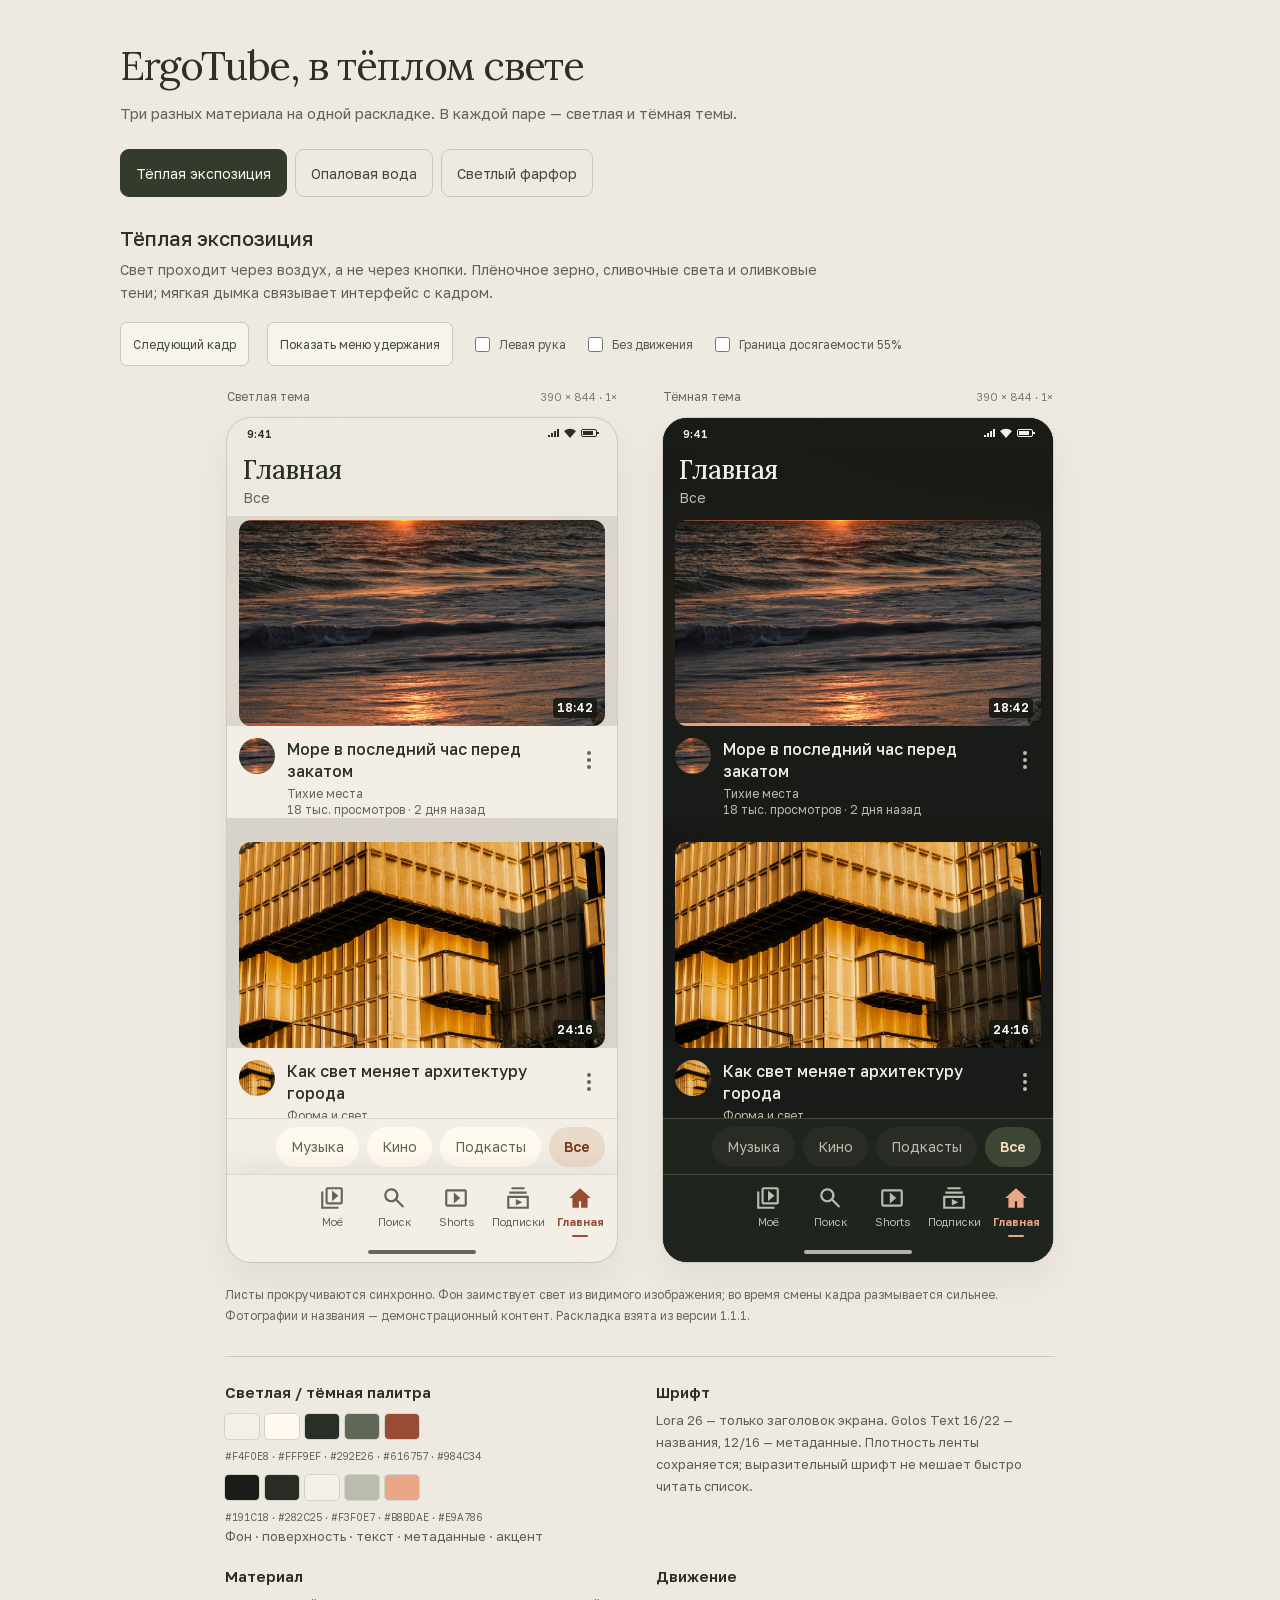
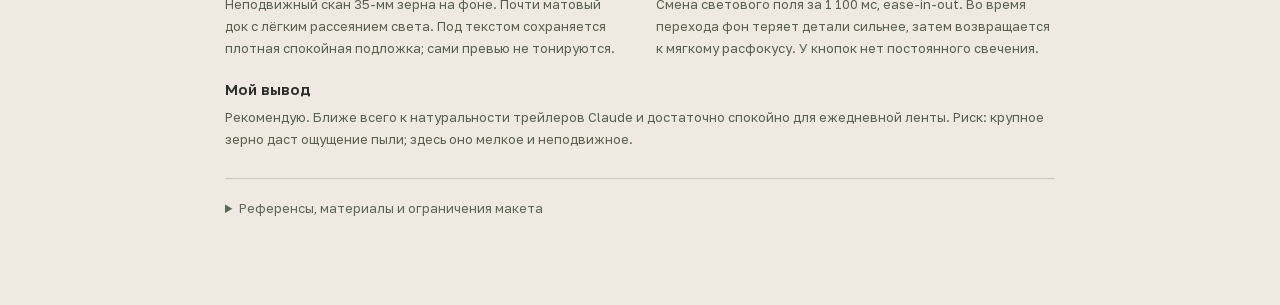
<file: docs/design/heavenly-2026-11-04/index.html>
<!doctype html>
<html lang="ru">
<head>
<meta charset="utf-8">
<meta name="viewport" content="width=device-width, initial-scale=1">
<meta name="color-scheme" content="light">
<title>ErgoTube — три материала, две темы</title>
<link rel="stylesheet" href="assets/fonts.css">
<link rel="stylesheet" href="style.css">
</head>
<body data-direction="film">
<svg class="symbols" aria-hidden="true" xmlns="http://www.w3.org/2000/svg"><defs>
<!-- Material Icons, Google, Apache 2.0. The app's existing semantic vocabulary. -->
<symbol id="home" viewBox="0 0 24 24"><path d="M12 3 2 12h3v9h6v-6h2v6h6v-9h3L12 3Z"/></symbol>
<symbol id="subscriptions" viewBox="0 0 24 24"><path d="M4 6h16v2H4V6Zm2-4h12v2H6V2ZM2 10h20v12H2V10Zm2 2v8h16v-8H4Zm6 1 6 3-6 3v-6Z"/></symbol>
<symbol id="shorts" viewBox="0 0 24 24"><path d="M20 4H4a2 2 0 0 0-2 2v12a2 2 0 0 0 2 2h16a2 2 0 0 0 2-2V6a2 2 0 0 0-2-2Zm0 14H4V6h16v12Zm-10-1 6-5-6-5v10Z"/></symbol>
<symbol id="search" viewBox="0 0 24 24"><path d="M9.5 3a6.5 6.5 0 1 0 4.08 11.56L19.99 21 21.4 19.6 15 13.17A6.5 6.5 0 0 0 9.5 3Zm0 2a4.5 4.5 0 1 1 0 9 4.5 4.5 0 0 1 0-9Z"/></symbol>
<symbol id="library" viewBox="0 0 24 24"><path d="M4 6H2v16h16v-2H4V6ZM20 2H8a2 2 0 0 0-2 2v12a2 2 0 0 0 2 2h12a2 2 0 0 0 2-2V4a2 2 0 0 0-2-2Zm0 14H8V4h12v12Zm-8-1 6-5-6-5v10Z"/></symbol>
<symbol id="more" viewBox="0 0 24 24"><circle cx="12" cy="5" r="2"/><circle cx="12" cy="12" r="2"/><circle cx="12" cy="19" r="2"/></symbol>
<symbol id="schedule" viewBox="0 0 24 24"><path d="M12 2a10 10 0 1 0 0 20 10 10 0 0 0 0-20Zm0 18a8 8 0 1 1 0-16 8 8 0 0 1 0 16Zm1-13h-2v6l5 3 1-1.7-4-2.3V7Z"/></symbol>
<symbol id="download" viewBox="0 0 24 24"><path d="M11 3h2v9h4l-5 5-5-5h4V3ZM5 18h14v3H5v-3Z"/></symbol>
<symbol id="block" viewBox="0 0 24 24"><path d="M12 2a10 10 0 1 0 0 20 10 10 0 0 0 0-20Zm0 2a8 8 0 0 1 6.3 12.9L7.1 5.7A8 8 0 0 1 12 4Zm0 16a8 8 0 0 1-6.3-12.9l11.2 11.2A8 8 0 0 1 12 20Z"/></symbol>
<symbol id="share" viewBox="0 0 24 24"><path d="M18 2a3 3 0 1 1-2.8 4L8.8 9.8a3 3 0 0 1 0 4.4l6.4 3.8a3 3 0 1 1-1 1.7l-6.4-3.8a3 3 0 1 1 0-7.8l6.4-3.8A3 3 0 0 1 18 2Z"/></symbol>
<symbol id="play" viewBox="0 0 24 24"><path d="m8 5 11 7-11 7V5Z"/></symbol>
</defs></svg>
<main>
  <header class="intro">
    <h1>ErgoTube, в тёплом свете</h1>
    <p>Три разных материала на одной раскладке. В каждой паре — светлая и тёмная темы.</p>
    <nav class="directions" aria-label="Визуальное направление">
      <button data-pick="film" aria-pressed="true">Тёплая экспозиция</button>
      <button data-pick="opal" aria-pressed="false">Опаловая вода</button>
      <button data-pick="porcelain" aria-pressed="false">Светлый фарфор</button>
    </nav>
  </header>
  <section class="concept" aria-live="polite">
    <h2 id="concept-title">Тёплая экспозиция</h2>
    <p id="concept-summary">Свет проходит через воздух, а не через кнопки. Плёночное зерно, сливочные света и оливковые тени; мягкая дымка связывает интерфейс с кадром.</p>
  </section>
  <div class="study-controls" aria-label="Управление макетом">
    <button id="next-frame">Следующий кадр</button>
    <button id="show-fan" aria-pressed="false">Показать меню удержания</button>
    <label><input id="left-hand" type="checkbox">Левая рука</label>
    <label><input id="quiet-motion" type="checkbox">Без движения</label>
    <label><input id="show-reach" type="checkbox">Граница досягаемости 55%</label>
  </div>
  <div class="phones" id="phones"></div>
  <p class="caption">Листы прокручиваются синхронно. Фон заимствует свет из видимого изображения; во время смены кадра размывается сильнее. Фотографии и названия — демонстрационный контент. Раскладка взята из версии 1.1.1.</p>
  <section class="material-notes" id="material-notes" aria-live="polite"></section>
  <details class="references"><summary>Референсы, материалы и ограничения макета</summary>
    <div>
      <p>Направление света: <a href="https://www.youtube.com/watch?v=s5nkj-L2vAw">официальный трейлер Sonnet 5.5</a> — тёплый металл на тёмном фоне, сложные природные полутона. Дополнительно: <a href="https://www.mother-made.studio/work/anthropic-claude-keep-thinking">съёмка Claude / Mother-Made</a>, <a href="https://mubi.com/en/devices">MUBI</a> — масштаб изображения и тихая типографика. Это авторская интерпретация референсов, не копия их интерфейсов.</p>
      <p>Материал навигации: <a href="https://developer.apple.com/videos/play/wwdc2025/219/">Apple, Meet Liquid Glass</a>. Свет от видеокадра: <a href="https://github.com/WesselKroos/youtube-ambilight">Ambient light for YouTube</a>. Док и значки сохраняют Android-характер ErgoTube.</p>
      <p>Зерно: <a href="https://commons.wikimedia.org/wiki/File:Tri-x_400_grain2.png">реальный скан Kodak Tri-X 400, Wiley.andrew.r, CC0</a>. Использован кроп скана, без генератора шума. Текстура неподвижна и лежит только в фоновом слое; поверх неё рисуются превью, текст и кнопки.</p>
      <p>Фото: <a href="https://unsplash.com/photos/ocean-during-golden-hour-ZeqXEuIfOQk">Taylor Cowling</a>, <a href="https://unsplash.com/photos/the-brutalist-building-is-bathed-in-sunlight-N_QoHie_NV4">Hananiah Hardin</a>, <a href="https://unsplash.com/photos/green-trees-beside-lake-during-foggy-weather-yxDLoo7Vshw">Olga Subach</a>, Unsplash. Шрифты локальные, OFL: Golos Text, Lora, Onest, Roboto Flex. Значки — существующие значения Material Icons, Apache 2.0.</p>
      <p>Это визуальная демонстрация ленты. Меню показывает материал и выделение; аккаунтные действия не выполняются. Плеер и полный экран описаны в записке. Энергозатраты Android и комфорт на солнце здесь не измерены. Все фотографии, шрифты и зерно работают без интернета.</p>
      <p><a href="proposal.md">Полное описание трёх направлений</a> · <a href="ASSETS.md">Происхождение и лицензии</a></p>
    </div>
  </details>
</main>
<script src="study.js"></script>
</body>
</html>
</file>
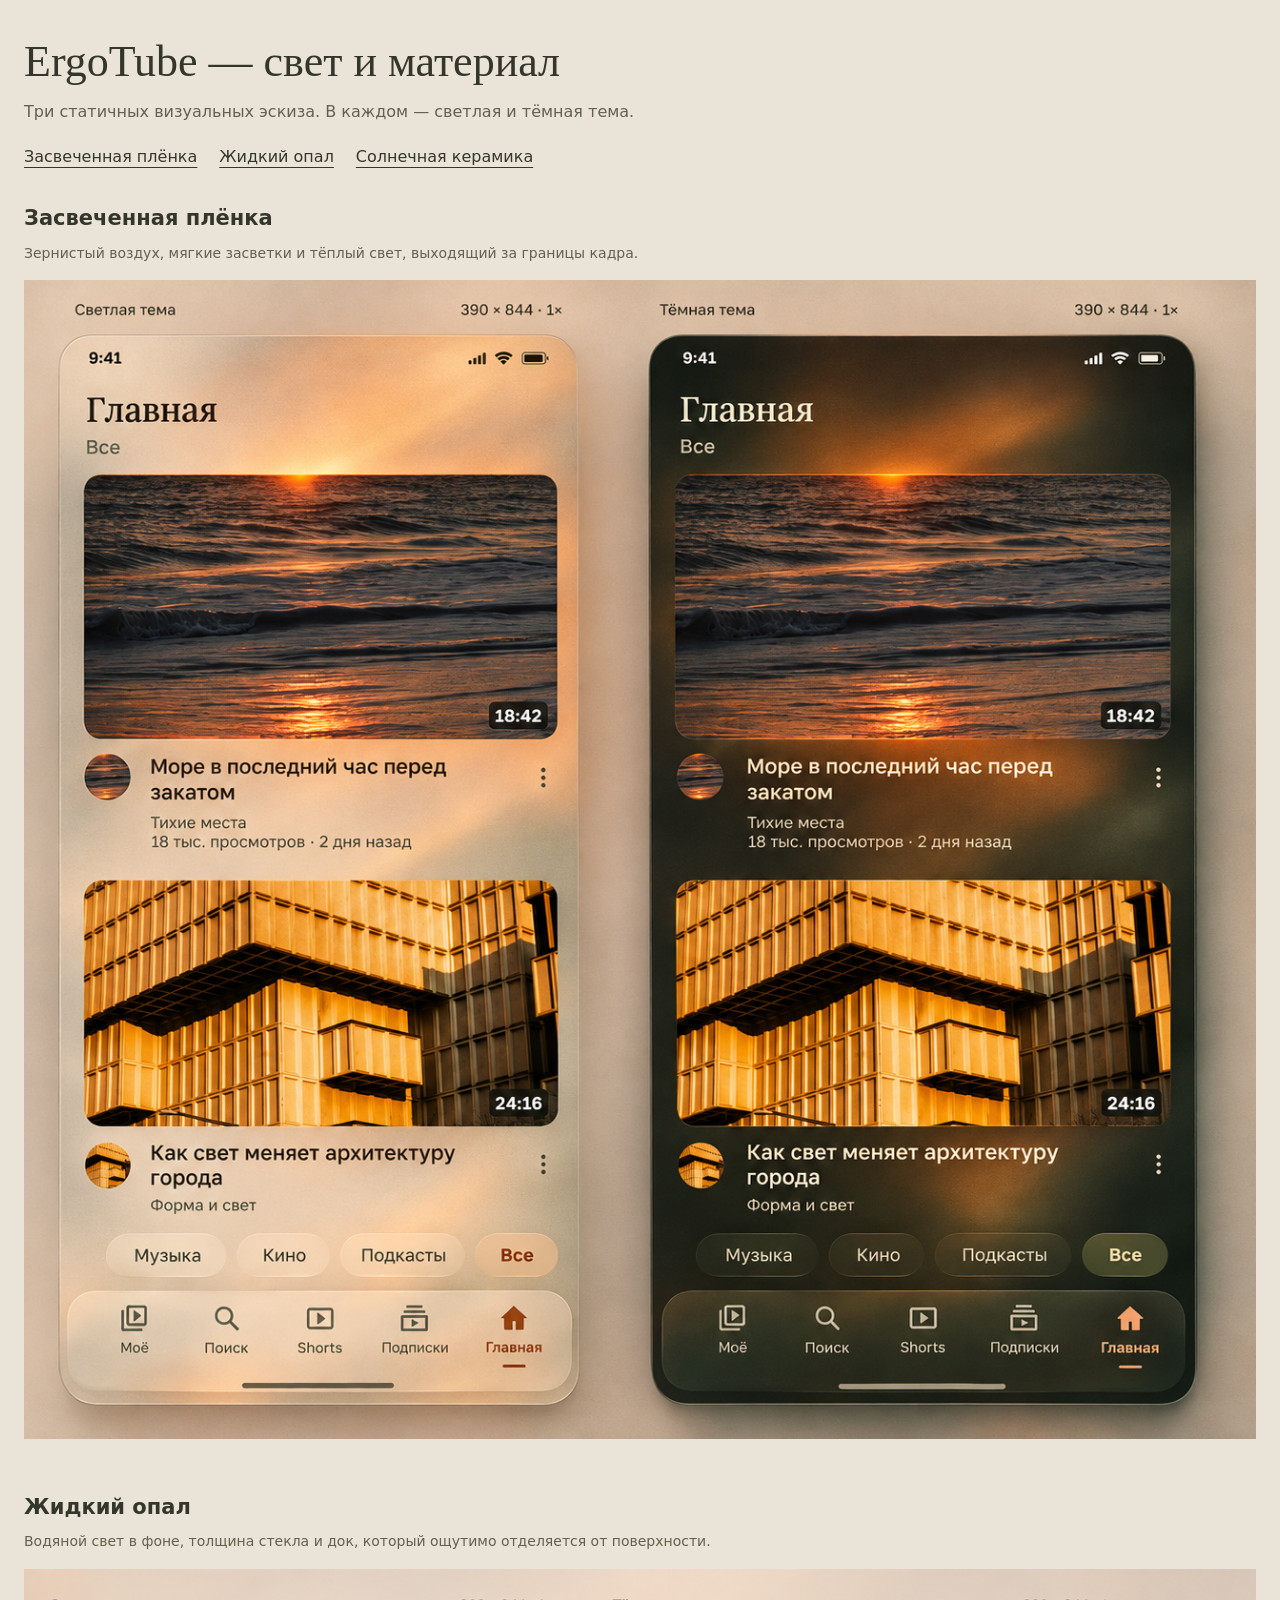
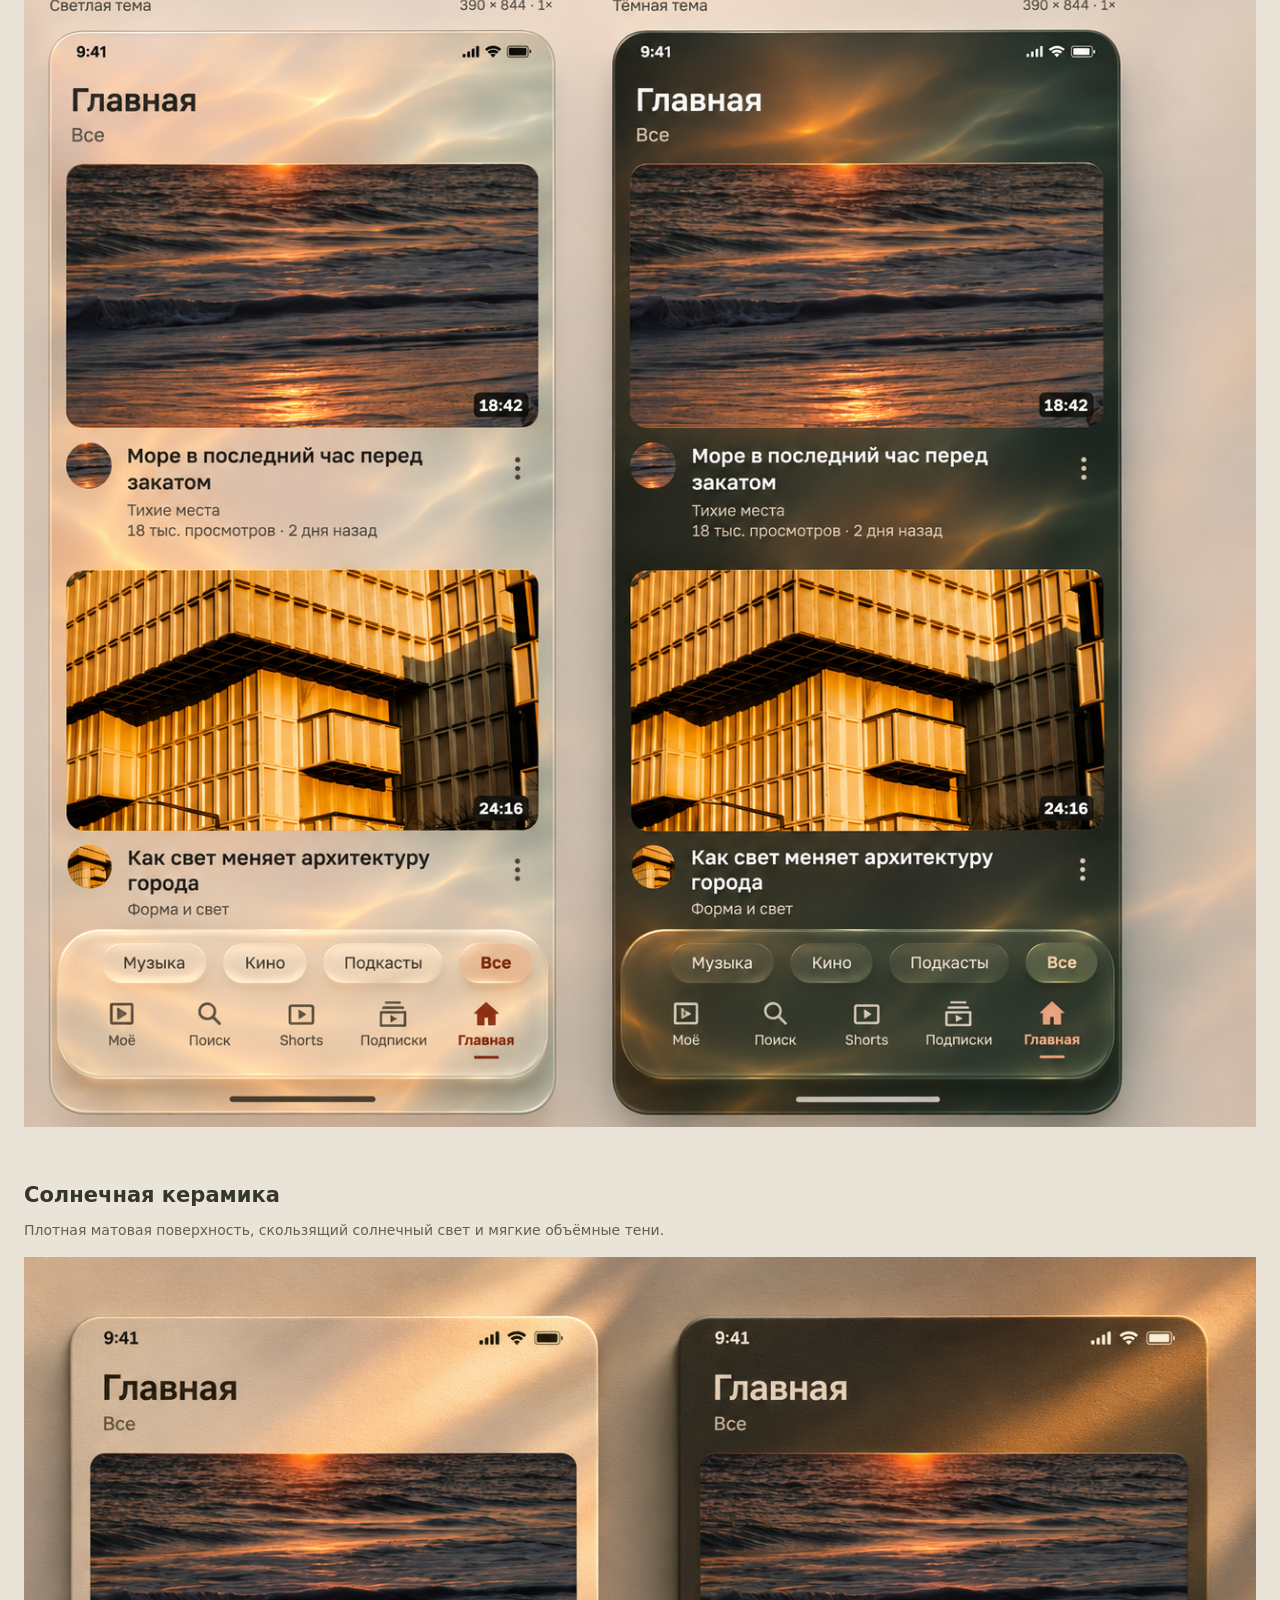
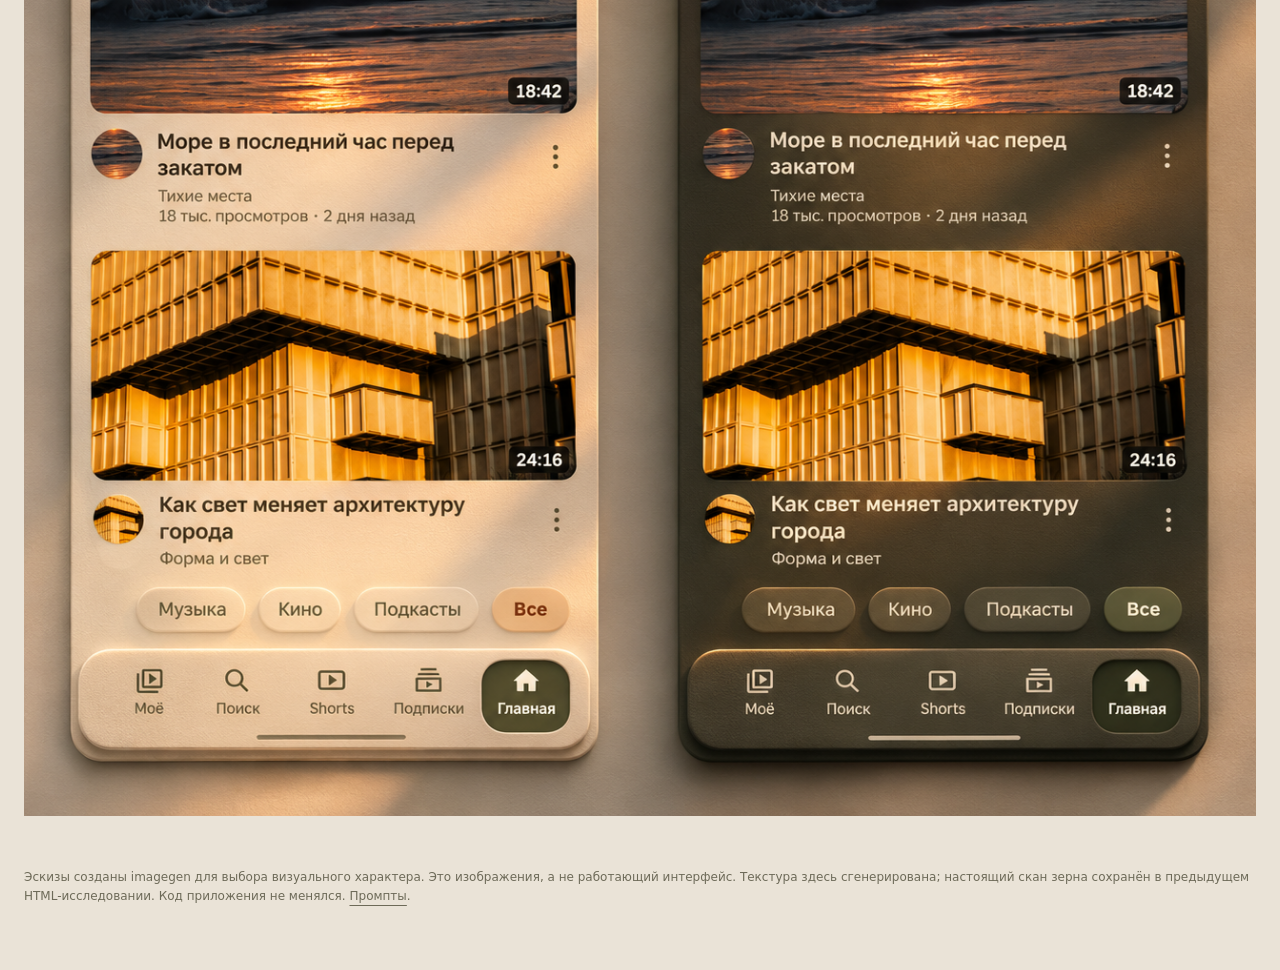
<file: docs/design/heavenly-2026-11-04/visual-v2/index.html>
<!doctype html>
<html lang="ru"><head><meta charset="utf-8"><meta name="viewport" content="width=device-width,initial-scale=1"><title>ErgoTube — свет и материал</title>
<style>
*{box-sizing:border-box}html{scroll-behavior:smooth}body{margin:0;background:#eae3d7;color:#34362b;font:16px/1.6 system-ui,sans-serif}main{max-width:1360px;margin:auto;padding:36px 24px 64px}h1{font:400 clamp(28px,4vw,44px)/1.2 Georgia,serif;margin:0 0 10px}p{margin:0 0 16px;color:#62604f}nav{display:flex;gap:10px 22px;flex-wrap:wrap;margin:20px 0 32px}a{color:inherit;text-underline-offset:5px}section{margin:0 0 52px}h2{font-size:21px;font-weight:550;margin:0 0 6px}section p{font-size:14px;margin-bottom:16px}img{width:100%;height:auto;display:block}footer{font-size:12px;color:#6d6a58}a:focus-visible{outline:2px solid #9c5535;outline-offset:5px}::selection{background:#d9bc94} @media(prefers-reduced-motion:reduce){html{scroll-behavior:auto}}
</style></head><body><main>
<h1>ErgoTube — свет и материал</h1>
<p>Три статичных визуальных эскиза. В каждом — светлая и тёмная тема.</p>
<nav><a href="#film">Засвеченная плёнка</a><a href="#opal">Жидкий опал</a><a href="#ceramic">Солнечная керамика</a></nav>
<section id="film"><h2>Засвеченная плёнка</h2><p>Зернистый воздух, мягкие засветки и тёплый свет, выходящий за границы кадра.</p><a href="film.png"><img src="film.png" alt="Засвеченная плёнка: светлая и тёмная лента ErgoTube"></a></section>
<section id="opal"><h2>Жидкий опал</h2><p>Водяной свет в фоне, толщина стекла и док, который ощутимо отделяется от поверхности.</p><a href="opal.png"><img src="opal.png" alt="Жидкий опал: светлая и тёмная лента ErgoTube"></a></section>
<section id="ceramic"><h2>Солнечная керамика</h2><p>Плотная матовая поверхность, скользящий солнечный свет и мягкие объёмные тени.</p><a href="ceramic.png"><img src="ceramic.png" alt="Солнечная керамика: светлая и тёмная лента ErgoTube"></a></section>
<footer>Эскизы созданы imagegen для выбора визуального характера. Это изображения, а не работающий интерфейс. Текстура здесь сгенерирована; настоящий скан зерна сохранён в предыдущем HTML-исследовании. Код приложения не менялся. <a href="prompts.md">Промпты</a>.</footer>
</main></body></html>
</file>
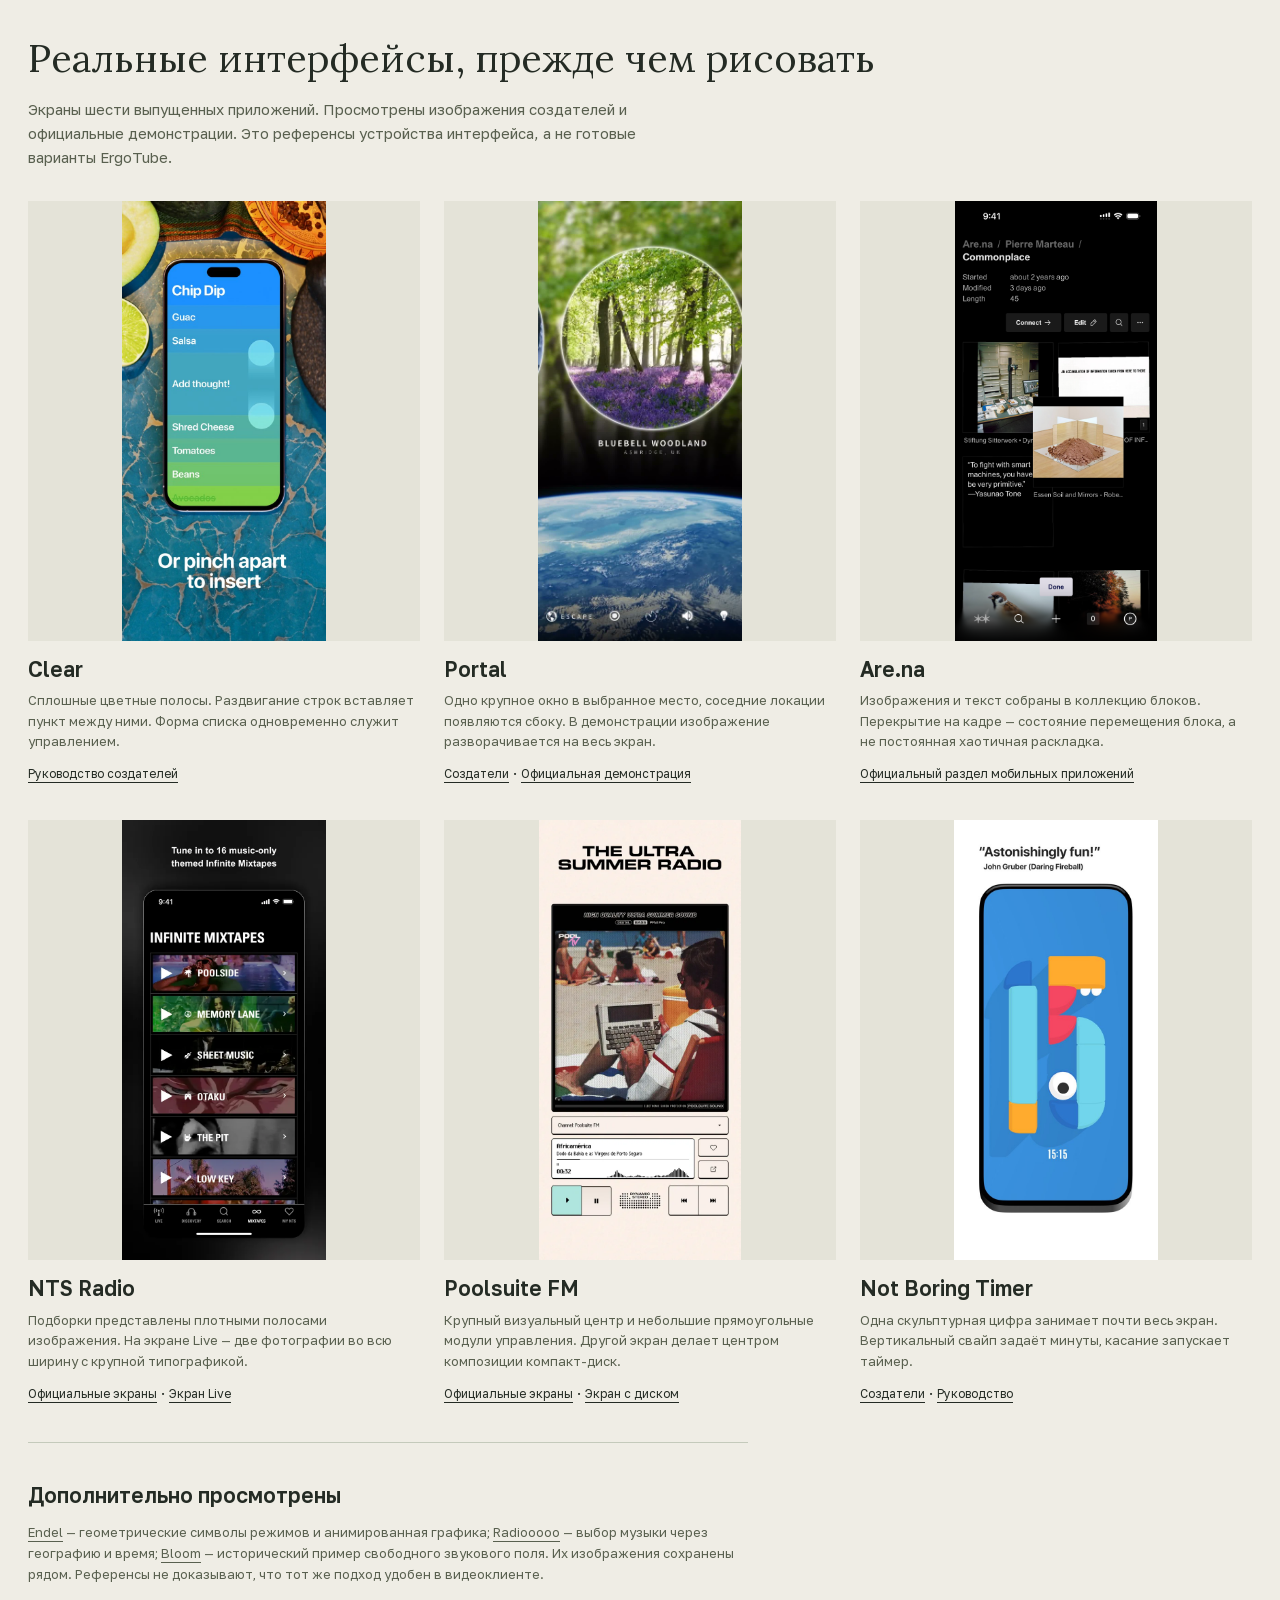
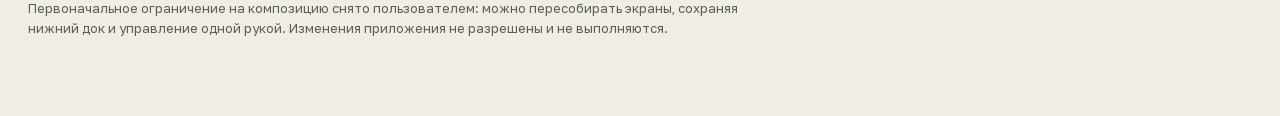
<file: docs/design/heavenly-2026-11-04/research-v3/references.html>
<!doctype html><html lang="ru"><head><meta charset="utf-8"><meta name="viewport" content="width=device-width,initial-scale=1"><title>ErgoTube — реальные интерфейсы</title><link rel="stylesheet" href="../assets/fonts.css"><style>
*{box-sizing:border-box}body{margin:0;background:#efede5;color:#242b24;font:15px/1.6 "Golos Text",sans-serif}main{max-width:1280px;margin:auto;padding:36px 28px 64px}h1{font:400 38px/1.2 "Lora",serif;margin:0 0 12px}header p{max-width:75ch;color:#59604f}a{color:inherit;text-underline-offset:4px}a:focus-visible{outline:2px solid #9b4a34;outline-offset:4px}.grid{display:grid;grid-template-columns:repeat(3,minmax(0,1fr));gap:36px 24px;margin-top:32px}figure{margin:0}figure>a{display:flex;height:440px;justify-content:center;align-items:center;background:#e4e3d8}img{display:block;max-width:100%;max-height:100%;object-fit:contain}h2{font-size:21px;line-height:1.3;font-weight:600;margin:15px 0 7px}figcaption p{font-size:13px;margin:0 0 8px;color:#59604f}.source{font-size:12px}.more{border-top:1px solid #c4cabb;margin-top:38px;padding-top:24px;max-width:80ch}.more p{font-size:13px;color:#59604f}::selection{background:#ced8bc}@media(max-width:850px){.grid{grid-template-columns:repeat(2,minmax(0,1fr))}}@media(max-width:520px){main{padding:24px 16px 40px}h1{font-size:29px}.grid{grid-template-columns:1fr}figure>a{height:500px}}
</style></head><body><main><header><h1>Реальные интерфейсы, прежде чем рисовать</h1><p>Экраны шести выпущенных приложений. Просмотрены изображения создателей и официальные демонстрации. Это референсы устройства интерфейса, а не готовые варианты ErgoTube.</p></header><div class="grid">
<figure><a href="references/clear.jpg"><img src="references/clear.jpg" alt="Clear: список из сплошных цветных полос и жест раздвигания строк"></a><figcaption><h2>Clear</h2><p>Сплошные цветные полосы. Раздвигание строк вставляет пункт между ними. Форма списка одновременно служит управлением.</p><a class="source" href="https://www.useclear.com/guide/">Руководство создателей</a></figcaption></figure>
<figure><a href="references/portal-ui.jpg"><img src="references/portal-ui.jpg" alt="Portal: крупное круглое окно в лес, название и Земля внизу"></a><figcaption><h2>Portal</h2><p>Одно крупное окно в выбранное место, соседние локации появляются сбоку. В демонстрации изображение разворачивается на весь экран.</p><a class="source" href="https://portal.app/">Создатели</a> · <a class="source" href="https://portal-site-assets.b-cdn.net/videos/ios-video/portal-ui-home-h264.mp4">Официальная демонстрация</a></figcaption></figure>
<figure><a href="references/arena.png"><img src="references/arena.png" alt="Are.na: двухколоночная коллекция изображений и текста, один блок перемещается"></a><figcaption><h2>Are.na</h2><p>Изображения и текст собраны в коллекцию блоков. Перекрытие на кадре — состояние перемещения блока, а не постоянная хаотичная раскладка.</p><a class="source" href="https://www.are.na/about">Официальный раздел мобильных приложений</a></figcaption></figure>
<figure><a href="references/nts-strips.webp"><img src="references/nts-strips.webp" alt="NTS: узкие полосы изображений, крупные названия и треугольники воспроизведения"></a><figcaption><h2>NTS Radio</h2><p>Подборки представлены плотными полосами изображения. На экране Live — две фотографии во всю ширину с крупной типографикой.</p><a class="source" href="https://apps.apple.com/us/app/nts-radio/id1204567739">Официальные экраны</a> · <a class="source" href="references/nts-live.webp">Экран Live</a></figcaption></figure>
<figure><a href="references/poolsuite-player.webp"><img src="references/poolsuite-player.webp" alt="Poolsuite FM: крупное изображение и компактные прямоугольные модули управления"></a><figcaption><h2>Poolsuite FM</h2><p>Крупный визуальный центр и небольшие прямоугольные модули управления. Другой экран делает центром композиции компакт-диск.</p><a class="source" href="https://apps.apple.com/us/app/poolsuite-fm/id1514817810">Официальные экраны</a> · <a class="source" href="references/poolsuite-cd.webp">Экран с диском</a></figcaption></figure>
<figure><a href="references/timer-ui.jpg"><img src="references/timer-ui.jpg" alt="Not Boring Timer: почти весь экран занимает скульптурная цифра 15"></a><figcaption><h2>Not Boring Timer</h2><p>Одна скульптурная цифра занимает почти весь экран. Вертикальный свайп задаёт минуты, касание запускает таймер.</p><a class="source" href="https://notbor.ing/product/timer">Создатели</a> · <a class="source" href="https://support.notbor.ing/Timer-Guide-673da0a6d64c4431ab5310780e8430da?pvs=21">Руководство</a></figcaption></figure>
</div><section class="more"><h2>Дополнительно просмотрены</h2><p><a href="https://endel.io/focus">Endel</a> — геометрические символы режимов и анимированная графика; <a href="https://apps.apple.com/us/app/radiooooo/id893151807">Radiooooo</a> — выбор музыки через географию и время; <a href="https://www.generativemusic.com/bloom.html">Bloom</a> — исторический пример свободного звукового поля. Их изображения сохранены рядом. Референсы не доказывают, что тот же подход удобен в видеоклиенте.</p><p>Первоначальное ограничение на композицию снято пользователем: можно пересобирать экраны, сохраняя нижний док и управление одной рукой. Изменения приложения не разрешены и не выполняются.</p></section></main></body></html>
</file>
<file: docs/design/heavenly-2026-11-04/assets/fonts.css>
/* cyrillic-ext */
@font-face {
  font-family: 'Golos Text';
  font-style: normal;
  font-weight: 400 700;
  font-display: swap;
  src: url(font-ca3e3dc5c4e1.woff2) format('woff2');
  unicode-range: U+0460-052F, U+1C80-1C8A, U+20B4, U+2DE0-2DFF, U+A640-A69F, U+FE2E-FE2F;
}
/* cyrillic */
@font-face {
  font-family: 'Golos Text';
  font-style: normal;
  font-weight: 400 700;
  font-display: swap;
  src: url(font-b47699e8a74b.woff2) format('woff2');
  unicode-range: U+0301, U+0400-045F, U+0490-0491, U+04B0-04B1, U+2116;
}
/* latin-ext */
@font-face {
  font-family: 'Golos Text';
  font-style: normal;
  font-weight: 400 700;
  font-display: swap;
  src: url(font-b99c437e91c6.woff2) format('woff2');
  unicode-range: U+0100-02BA, U+02BD-02C5, U+02C7-02CC, U+02CE-02D7, U+02DD-02FF, U+0304, U+0308, U+0329, U+1D00-1DBF, U+1E00-1E9F, U+1EF2-1EFF, U+2020, U+20A0-20AB, U+20AD-20C4, U+2113, U+2C60-2C7F, U+A720-A7FF;
}
/* latin */
@font-face {
  font-family: 'Golos Text';
  font-style: normal;
  font-weight: 400 700;
  font-display: swap;
  src: url(font-455e4122403d.woff2) format('woff2');
  unicode-range: U+0000-00FF, U+0131, U+0152-0153, U+02BB-02BC, U+02C6, U+02DA, U+02DC, U+0304, U+0308, U+0329, U+2000-206F, U+20AC, U+2122, U+2191, U+2193, U+2212, U+2215, U+FEFF, U+FFFD;
}
/* cyrillic-ext */
@font-face {
  font-family: 'Lora';
  font-style: normal;
  font-weight: 400 500;
  font-display: swap;
  src: url(font-bd6a4f66f7ae.woff2) format('woff2');
  unicode-range: U+0460-052F, U+1C80-1C8A, U+20B4, U+2DE0-2DFF, U+A640-A69F, U+FE2E-FE2F;
}
/* cyrillic */
@font-face {
  font-family: 'Lora';
  font-style: normal;
  font-weight: 400 500;
  font-display: swap;
  src: url(font-309f9ad2cb84.woff2) format('woff2');
  unicode-range: U+0301, U+0400-045F, U+0490-0491, U+04B0-04B1, U+2116;
}
/* math */
@font-face {
  font-family: 'Lora';
  font-style: normal;
  font-weight: 400 500;
  font-display: swap;
  src: url(font-ddb98acd3002.woff2) format('woff2');
  unicode-range: U+0302-0303, U+0305, U+0307-0308, U+0310, U+0312, U+0315, U+031A, U+0326-0327, U+032C, U+032F-0330, U+0332-0333, U+0338, U+033A, U+0346, U+034D, U+0391-03A1, U+03A3-03A9, U+03B1-03C9, U+03D1, U+03D5-03D6, U+03F0-03F1, U+03F4-03F5, U+2016-2017, U+2034-2038, U+203C, U+2040, U+2043, U+2047, U+2050, U+2057, U+205F, U+2070-2071, U+2074-209F, U+20D0-20DC, U+20E1, U+20E5-20EF, U+2100-2112, U+2114-2115, U+2117-2121, U+2123-214F, U+2190, U+2192, U+2194-21AE, U+21B0-21E5, U+21F1-21F2, U+21F4-2211, U+2213-2214, U+2216-22FF, U+2308-230B, U+2310, U+2319, U+231C-2321, U+2336-237A, U+237C, U+2395, U+239B-23B7, U+23D0, U+23DC-23E1, U+2474-2475, U+25AF, U+25B3, U+25B7, U+25BD, U+25C1, U+25CA, U+25CC, U+25FB, U+266D-266F, U+27C0-27FF, U+2900-2AFF, U+2B0E-2B11, U+2B30-2B4C, U+2BFE, U+3030, U+FF5B, U+FF5D, U+1D400-1D7FF, U+1EE00-1EEFF;
}
/* symbols */
@font-face {
  font-family: 'Lora';
  font-style: normal;
  font-weight: 400 500;
  font-display: swap;
  src: url(font-9e7bff0c2cab.woff2) format('woff2');
  unicode-range: U+0001-000C, U+000E-001F, U+007F-009F, U+20DD-20E0, U+20E2-20E4, U+2150-218F, U+2190, U+2192, U+2194-2199, U+21AF, U+21E6-21F0, U+21F3, U+2218-2219, U+2299, U+22C4-22C6, U+2300-243F, U+2440-244A, U+2460-24FF, U+25A0-27BF, U+2800-28FF, U+2921-2922, U+2981, U+29BF, U+29EB, U+2B00-2BFF, U+4DC0-4DFF, U+FFF9-FFFB, U+10140-1018E, U+10190-1019C, U+101A0, U+101D0-101FD, U+102E0-102FB, U+10E60-10E7E, U+1D2C0-1D2D3, U+1D2E0-1D37F, U+1F000-1F0FF, U+1F100-1F1AE, U+1F1E6-1F1FF, U+1F30D-1F30F, U+1F315, U+1F31C, U+1F31E, U+1F320-1F32C, U+1F336, U+1F378, U+1F37D, U+1F382, U+1F393-1F39F, U+1F3A7-1F3A8, U+1F3AC-1F3AF, U+1F3C2, U+1F3C4-1F3C6, U+1F3CA-1F3CE, U+1F3D4-1F3E0, U+1F3ED, U+1F3F1-1F3F3, U+1F3F5-1F3F7, U+1F408, U+1F415, U+1F41F, U+1F426, U+1F43F, U+1F441-1F442, U+1F444, U+1F446-1F449, U+1F44C-1F44E, U+1F453, U+1F46A, U+1F47D, U+1F4A3, U+1F4B0, U+1F4B3, U+1F4B9, U+1F4BB, U+1F4BF, U+1F4C8-1F4CB, U+1F4D6, U+1F4DA, U+1F4DF, U+1F4E3-1F4E6, U+1F4EA-1F4ED, U+1F4F7, U+1F4F9-1F4FB, U+1F4FD-1F4FE, U+1F503, U+1F507-1F50B, U+1F50D, U+1F512-1F513, U+1F53E-1F54A, U+1F54F-1F5FA, U+1F610, U+1F650-1F67F, U+1F687, U+1F68D, U+1F691, U+1F694, U+1F698, U+1F6AD, U+1F6B2, U+1F6B9-1F6BA, U+1F6BC, U+1F6C6-1F6CF, U+1F6D3-1F6D7, U+1F6E0-1F6EA, U+1F6F0-1F6F3, U+1F6F7-1F6FC, U+1F700-1F80B, U+1F810-1F847, U+1F850-1F859, U+1F860-1F887, U+1F890-1F8AD, U+1F8B0-1F8BB, U+1F8C0-1F8C1, U+1F8D0-1F8D8, U+1F900-1F90B, U+1F93B, U+1F946, U+1F984, U+1F996, U+1F9E9, U+1FA00-1FA6F, U+1FA70-1FA7C, U+1FA80-1FAC6, U+1FAC8, U+1FACC-1FADD, U+1FADF-1FAEB, U+1FAEF-1FAFA, U+1FB00-1FBFF;
}
/* vietnamese */
@font-face {
  font-family: 'Lora';
  font-style: normal;
  font-weight: 400 500;
  font-display: swap;
  src: url(font-676ebc6494af.woff2) format('woff2');
  unicode-range: U+0102-0103, U+0110-0111, U+0128-0129, U+0168-0169, U+01A0-01A1, U+01AF-01B0, U+0300-0301, U+0303-0304, U+0308-0309, U+0323, U+0329, U+1EA0-1EF9, U+20AB;
}
/* latin-ext */
@font-face {
  font-family: 'Lora';
  font-style: normal;
  font-weight: 400 500;
  font-display: swap;
  src: url(font-12f3715b5e98.woff2) format('woff2');
  unicode-range: U+0100-02BA, U+02BD-02C5, U+02C7-02CC, U+02CE-02D7, U+02DD-02FF, U+0304, U+0308, U+0329, U+1D00-1DBF, U+1E00-1E9F, U+1EF2-1EFF, U+2020, U+20A0-20AB, U+20AD-20C4, U+2113, U+2C60-2C7F, U+A720-A7FF;
}
/* latin */
@font-face {
  font-family: 'Lora';
  font-style: normal;
  font-weight: 400 500;
  font-display: swap;
  src: url(font-8d3a5f5ecbbd.woff2) format('woff2');
  unicode-range: U+0000-00FF, U+0131, U+0152-0153, U+02BB-02BC, U+02C6, U+02DA, U+02DC, U+0304, U+0308, U+0329, U+2000-206F, U+20AC, U+2122, U+2191, U+2193, U+2212, U+2215, U+FEFF, U+FFFD;
}
/* cyrillic-ext */
@font-face {
  font-family: 'Onest';
  font-style: normal;
  font-weight: 400 700;
  font-display: swap;
  src: url(font-0fc0f5bd0a99.woff2) format('woff2');
  unicode-range: U+0460-052F, U+1C80-1C8A, U+20B4, U+2DE0-2DFF, U+A640-A69F, U+FE2E-FE2F;
}
/* cyrillic */
@font-face {
  font-family: 'Onest';
  font-style: normal;
  font-weight: 400 700;
  font-display: swap;
  src: url(font-5406572a5ee3.woff2) format('woff2');
  unicode-range: U+0301, U+0400-045F, U+0490-0491, U+04B0-04B1, U+2116;
}
/* math */
@font-face {
  font-family: 'Onest';
  font-style: normal;
  font-weight: 400 700;
  font-display: swap;
  src: url(font-d1208eda5844.woff2) format('woff2');
  unicode-range: U+0302-0303, U+0305, U+0307-0308, U+0310, U+0312, U+0315, U+031A, U+0326-0327, U+032C, U+032F-0330, U+0332-0333, U+0338, U+033A, U+0346, U+034D, U+0391-03A1, U+03A3-03A9, U+03B1-03C9, U+03D1, U+03D5-03D6, U+03F0-03F1, U+03F4-03F5, U+2016-2017, U+2034-2038, U+203C, U+2040, U+2043, U+2047, U+2050, U+2057, U+205F, U+2070-2071, U+2074-209F, U+20D0-20DC, U+20E1, U+20E5-20EF, U+2100-2112, U+2114-2115, U+2117-2121, U+2123-214F, U+2190, U+2192, U+2194-21AE, U+21B0-21E5, U+21F1-21F2, U+21F4-2211, U+2213-2214, U+2216-22FF, U+2308-230B, U+2310, U+2319, U+231C-2321, U+2336-237A, U+237C, U+2395, U+239B-23B7, U+23D0, U+23DC-23E1, U+2474-2475, U+25AF, U+25B3, U+25B7, U+25BD, U+25C1, U+25CA, U+25CC, U+25FB, U+266D-266F, U+27C0-27FF, U+2900-2AFF, U+2B0E-2B11, U+2B30-2B4C, U+2BFE, U+3030, U+FF5B, U+FF5D, U+1D400-1D7FF, U+1EE00-1EEFF;
}
/* symbols */
@font-face {
  font-family: 'Onest';
  font-style: normal;
  font-weight: 400 700;
  font-display: swap;
  src: url(font-9a781cbf5ec9.woff2) format('woff2');
  unicode-range: U+0001-000C, U+000E-001F, U+007F-009F, U+20DD-20E0, U+20E2-20E4, U+2150-218F, U+2190, U+2192, U+2194-2199, U+21AF, U+21E6-21F0, U+21F3, U+2218-2219, U+2299, U+22C4-22C6, U+2300-243F, U+2440-244A, U+2460-24FF, U+25A0-27BF, U+2800-28FF, U+2921-2922, U+2981, U+29BF, U+29EB, U+2B00-2BFF, U+4DC0-4DFF, U+FFF9-FFFB, U+10140-1018E, U+10190-1019C, U+101A0, U+101D0-101FD, U+102E0-102FB, U+10E60-10E7E, U+1D2C0-1D2D3, U+1D2E0-1D37F, U+1F000-1F0FF, U+1F100-1F1AE, U+1F1E6-1F1FF, U+1F30D-1F30F, U+1F315, U+1F31C, U+1F31E, U+1F320-1F32C, U+1F336, U+1F378, U+1F37D, U+1F382, U+1F393-1F39F, U+1F3A7-1F3A8, U+1F3AC-1F3AF, U+1F3C2, U+1F3C4-1F3C6, U+1F3CA-1F3CE, U+1F3D4-1F3E0, U+1F3ED, U+1F3F1-1F3F3, U+1F3F5-1F3F7, U+1F408, U+1F415, U+1F41F, U+1F426, U+1F43F, U+1F441-1F442, U+1F444, U+1F446-1F449, U+1F44C-1F44E, U+1F453, U+1F46A, U+1F47D, U+1F4A3, U+1F4B0, U+1F4B3, U+1F4B9, U+1F4BB, U+1F4BF, U+1F4C8-1F4CB, U+1F4D6, U+1F4DA, U+1F4DF, U+1F4E3-1F4E6, U+1F4EA-1F4ED, U+1F4F7, U+1F4F9-1F4FB, U+1F4FD-1F4FE, U+1F503, U+1F507-1F50B, U+1F50D, U+1F512-1F513, U+1F53E-1F54A, U+1F54F-1F5FA, U+1F610, U+1F650-1F67F, U+1F687, U+1F68D, U+1F691, U+1F694, U+1F698, U+1F6AD, U+1F6B2, U+1F6B9-1F6BA, U+1F6BC, U+1F6C6-1F6CF, U+1F6D3-1F6D7, U+1F6E0-1F6EA, U+1F6F0-1F6F3, U+1F6F7-1F6FC, U+1F700-1F80B, U+1F810-1F847, U+1F850-1F859, U+1F860-1F887, U+1F890-1F8AD, U+1F8B0-1F8BB, U+1F8C0-1F8C1, U+1F8D0-1F8D8, U+1F900-1F90B, U+1F93B, U+1F946, U+1F984, U+1F996, U+1F9E9, U+1FA00-1FA6F, U+1FA70-1FA7C, U+1FA80-1FAC6, U+1FAC8, U+1FACC-1FADD, U+1FADF-1FAEB, U+1FAEF-1FAFA, U+1FB00-1FBFF;
}
/* vietnamese */
@font-face {
  font-family: 'Onest';
  font-style: normal;
  font-weight: 400 700;
  font-display: swap;
  src: url(font-189131863f65.woff2) format('woff2');
  unicode-range: U+0102-0103, U+0110-0111, U+0128-0129, U+0168-0169, U+01A0-01A1, U+01AF-01B0, U+0300-0301, U+0303-0304, U+0308-0309, U+0323, U+0329, U+1EA0-1EF9, U+20AB;
}
/* latin-ext */
@font-face {
  font-family: 'Onest';
  font-style: normal;
  font-weight: 400 700;
  font-display: swap;
  src: url(font-396ff399a215.woff2) format('woff2');
  unicode-range: U+0100-02BA, U+02BD-02C5, U+02C7-02CC, U+02CE-02D7, U+02DD-02FF, U+0304, U+0308, U+0329, U+1D00-1DBF, U+1E00-1E9F, U+1EF2-1EFF, U+2020, U+20A0-20AB, U+20AD-20C4, U+2113, U+2C60-2C7F, U+A720-A7FF;
}
/* latin */
@font-face {
  font-family: 'Onest';
  font-style: normal;
  font-weight: 400 700;
  font-display: swap;
  src: url(font-7ad0b87c2a8b.woff2) format('woff2');
  unicode-range: U+0000-00FF, U+0131, U+0152-0153, U+02BB-02BC, U+02C6, U+02DA, U+02DC, U+0304, U+0308, U+0329, U+2000-206F, U+20AC, U+2122, U+2191, U+2193, U+2212, U+2215, U+FEFF, U+FFFD;
}
/* cyrillic-ext */
@font-face {
  font-family: 'Roboto Flex';
  font-style: normal;
  font-weight: 400 650;
  font-stretch: 100%;
  font-display: swap;
  src: url(font-6b8eb6046e4c.woff2) format('woff2');
  unicode-range: U+0460-052F, U+1C80-1C8A, U+20B4, U+2DE0-2DFF, U+A640-A69F, U+FE2E-FE2F;
}
/* cyrillic */
@font-face {
  font-family: 'Roboto Flex';
  font-style: normal;
  font-weight: 400 650;
  font-stretch: 100%;
  font-display: swap;
  src: url(font-d463a9f4215d.woff2) format('woff2');
  unicode-range: U+0301, U+0400-045F, U+0490-0491, U+04B0-04B1, U+2116;
}
/* greek */
@font-face {
  font-family: 'Roboto Flex';
  font-style: normal;
  font-weight: 400 650;
  font-stretch: 100%;
  font-display: swap;
  src: url(font-0dfaf0ad99b3.woff2) format('woff2');
  unicode-range: U+0370-0377, U+037A-037F, U+0384-038A, U+038C, U+038E-03A1, U+03A3-03FF;
}
/* vietnamese */
@font-face {
  font-family: 'Roboto Flex';
  font-style: normal;
  font-weight: 400 650;
  font-stretch: 100%;
  font-display: swap;
  src: url(font-e6e2ef38c4d0.woff2) format('woff2');
  unicode-range: U+0102-0103, U+0110-0111, U+0128-0129, U+0168-0169, U+01A0-01A1, U+01AF-01B0, U+0300-0301, U+0303-0304, U+0308-0309, U+0323, U+0329, U+1EA0-1EF9, U+20AB;
}
/* latin-ext */
@font-face {
  font-family: 'Roboto Flex';
  font-style: normal;
  font-weight: 400 650;
  font-stretch: 100%;
  font-display: swap;
  src: url(font-2bd5faede5b0.woff2) format('woff2');
  unicode-range: U+0100-02BA, U+02BD-02C5, U+02C7-02CC, U+02CE-02D7, U+02DD-02FF, U+0304, U+0308, U+0329, U+1D00-1DBF, U+1E00-1E9F, U+1EF2-1EFF, U+2020, U+20A0-20AB, U+20AD-20C4, U+2113, U+2C60-2C7F, U+A720-A7FF;
}
/* latin */
@font-face {
  font-family: 'Roboto Flex';
  font-style: normal;
  font-weight: 400 650;
  font-stretch: 100%;
  font-display: swap;
  src: url(font-9be0d1604f96.woff2) format('woff2');
  unicode-range: U+0000-00FF, U+0131, U+0152-0153, U+02BB-02BC, U+02C6, U+02DA, U+02DC, U+0304, U+0308, U+0329, U+2000-206F, U+20AC, U+2122, U+2191, U+2193, U+2212, U+2215, U+FEFF, U+FFFD;
}
</file>
<file: docs/design/heavenly-2026-11-04/style.css>
*{box-sizing:border-box}
:root{font-family:"Golos Text",sans-serif;color:#2c3029;background:#eeeae2;font-synthesis:none}
body{margin:0}button,input{font:inherit}button{cursor:pointer}button:focus-visible,summary:focus-visible,a:focus-visible{outline:2px solid #84523e;outline-offset:4px}input{accent-color:#76513d}a{color:inherit;text-decoration-thickness:1px;text-underline-offset:3px}::selection{background:#e0cdb2;color:#292e26}.symbols{position:absolute;width:0;height:0;overflow:hidden}
main{max-width:1120px;margin:auto;padding:42px 40px 64px}.intro h1{font-family:"Lora",serif;font-size:clamp(28px,3.2vw,40px);font-weight:400;line-height:1.18;letter-spacing:-.035em;margin:0 0 12px}.intro>p{font-size:15px;line-height:1.6;margin:0;color:#626553}.directions{display:flex;gap:8px;flex-wrap:wrap;margin-top:24px}.directions button{border:1px solid #c9c7bb;background:transparent;border-radius:9px;padding:11px 15px;min-height:48px;font-size:14px;color:#43483b}.directions button[aria-pressed=true]{background:#333c2c;border-color:#333c2c;color:#faf8ef}.directions button:hover{border-color:#5d6552}.concept{max-width:730px;margin:28px 0 18px}.concept h2{font-size:20px;line-height:1.3;font-weight:500;margin:0 0 7px}.concept p{font-size:14px;line-height:1.65;margin:0;color:#5e6355;min-height:46px}.study-controls{display:flex;align-items:center;gap:8px 18px;flex-wrap:wrap;padding:0 0 22px}.study-controls>button{border:1px solid #c8c7ba;background:#f7f4ed;border-radius:7px;padding:9px 12px;min-height:44px;color:#414936;font-size:12px}.study-controls>button[aria-pressed=true]{background:#d5dcca}.study-controls label{font-size:12px;display:flex;align-items:center;gap:6px;min-height:44px;color:#555c4b}.study-controls input{width:15px;height:15px}.phones{display:grid;grid-template-columns:repeat(2,390px);gap:46px;justify-content:center}.phone-set{min-width:0}.theme-label{font-size:12px;line-height:18px;margin:0 0 12px;color:#666a5b;display:flex;justify-content:space-between}.theme-label span:last-child{color:#777b6e;font-size:11px}.phone{height:844px;width:390px;max-width:100%;position:relative;border-radius:24px;overflow:hidden;isolation:isolate;background:var(--ground);color:var(--ink);outline:1px solid #24282122;box-shadow:0 18px 40px #33352412;font-family:var(--ui-font);--wash:.28;--blur:58px;--grain:.12;--neutral:.60;--ground:#f4f0e8;--ink:#292e26;--secondary:#616757;--plate:#fff9ef;--dock:#f4f0e8;--accent:#984c34;--active-ground:#eadaca;--active-ink:#76381f;--line:#d7d8ca;--ui-font:"Golos Text";--header-font:"Lora";--progress:#bc533b;color-scheme:light}
.phone[data-theme=dark]{--ground:#191c18;--ink:#f3f0e7;--secondary:#b8bdae;--plate:#282c25;--dock:#20251e;--accent:#e9a786;--active-ground:#3e4735;--active-ink:#f3ddbf;--line:#444b3c;--grain:.26;--wash:.38;--neutral:.53;--progress:#e6a17a;color-scheme:dark}
[data-direction=opal] .phone{--ground:#f1f4ec;--ink:#24332d;--secondary:#53685c;--plate:#f8fbf4;--dock:#f8fbf4;--accent:#7c442d;--active-ground:#d3e4d4;--active-ink:#294d3c;--line:#becdc0;--wash:.50;--neutral:.45;--blur:40px;--grain:.025;--ui-font:"Onest";--header-font:"Onest"}
[data-direction=opal] .phone[data-theme=dark]{--ground:#101f1b;--ink:#edf4e8;--secondary:#b3c8b7;--plate:#213a31;--dock:#213a31;--accent:#efc39a;--active-ground:#476052;--active-ink:#f6e4c9;--line:#526e5c;--wash:.52;--neutral:.50;--grain:.04}
[data-direction=porcelain] .phone{--ground:#f6f2ea;--ink:#2b2d26;--secondary:#626553;--plate:#fffcf6;--dock:#fffcf6;--accent:#49613c;--active-ground:#dce1cc;--active-ink:#344f26;--line:#d7d6c6;--wash:.16;--neutral:.68;--blur:78px;--grain:.065;--ui-font:"Roboto Flex";--header-font:"Roboto Flex";--progress:#607543}
[data-direction=porcelain] .phone[data-theme=dark]{--ground:#22221f;--ink:#f1f1e5;--secondary:#b6baa4;--plate:#33332d;--dock:#33332d;--accent:#c3cf9a;--active-ground:#4b513b;--active-ink:#edf2d9;--line:#515443;--wash:.22;--neutral:.67;--grain:.08;--progress:#c3cf9a}
.ambient{position:absolute;inset:-100px;z-index:-5;opacity:var(--wash);overflow:hidden;pointer-events:none;filter:blur(var(--blur)) saturate(.65);transition:filter 1.1s ease-in-out}
.ambient .wash{position:absolute;inset:0;background-position:center;background-size:cover;transform:scale(1.15);opacity:0;transition:opacity 1.1s ease-in-out}.ambient .wash.on{opacity:1}.phone.shifting .ambient{filter:blur(calc(var(--blur) + 30px)) saturate(.55)}.neutral{position:absolute;inset:0;background:var(--ground);opacity:var(--neutral);z-index:-4;pointer-events:none}.grain{position:absolute;inset:0;background:url('assets/grain-trix.png') center/390px 840px repeat;mix-blend-mode:soft-light;opacity:var(--grain);z-index:-3;pointer-events:none}.status{height:30px;display:flex;justify-content:space-between;align-items:center;padding:0 20px;font-size:11px;font-weight:600;position:relative;background:color-mix(in srgb,var(--ground) 80%,transparent)}.status .status-symbols{display:flex;align-items:center;gap:5px}.status svg{width:12px;height:12px;fill:currentColor}.status .battery{width:16px;height:8px;border:1px solid currentColor;border-radius:2px;position:relative}.battery:before{content:"";position:absolute;inset:1px;background:currentColor;right:3px}.battery:after{content:"";position:absolute;right:-3px;top:2px;height:2px;width:2px;background:currentColor}.feed-scroll{position:absolute;inset:30px 0 144px;overflow-y:auto;overscroll-behavior:contain;scrollbar-width:none}.feed-scroll::-webkit-scrollbar{display:none}.screen-header{padding:6px 16px 8px;background:color-mix(in srgb,var(--ground) 88%,transparent)}.screen-header h3{font-family:var(--header-font);font-size:26px;line-height:32px;font-weight:450;margin:0;letter-spacing:-.025em}.screen-header p{font-size:14px;line-height:20px;color:var(--secondary);margin:2px 0 0}.video-card{padding:4px 0 20px}.thumb{position:relative;margin:0 12px;aspect-ratio:16/9;border-radius:12px;overflow:hidden;isolation:isolate;background:var(--plate)}.thumb img{width:100%;height:100%;object-fit:cover;display:block}.duration{position:absolute;right:8px;bottom:8px;background:#131610d9;color:#fff;border-radius:4px;padding:2px 4px;font-size:12px;line-height:16px;font-weight:600;font-variant-numeric:tabular-nums}.watched{position:absolute;bottom:0;height:3px;left:0;width:37%;background:var(--progress)}.video-meta{display:flex;align-items:flex-start;gap:12px;padding:12px 16px 0 12px;min-height:75px;background:color-mix(in srgb,var(--ground) 96%,transparent)}.avatar{flex-shrink:0;width:36px;height:36px;border-radius:50%;overflow:hidden;background:var(--plate);display:grid;place-items:center}.avatar img{width:100%;height:100%;object-fit:cover}.video-copy{flex:1;min-width:0}.video-title{font-size:16px;font-weight:500;line-height:22px;display:-webkit-box;-webkit-line-clamp:2;-webkit-box-orient:vertical;overflow:hidden;margin:0}.video-stats{color:var(--secondary);font-size:12px;line-height:16px;margin:4px 0 0}.more-button{flex:none;width:48px;height:48px;margin:-2px -12px 0 0;display:grid;place-items:center;border:0;border-radius:50%;background:transparent;color:var(--secondary)}.icon{width:24px;height:24px;fill:currentColor;display:block}.filters{position:absolute;bottom:88px;left:0;right:0;height:56px;display:flex;align-items:center;justify-content:flex-end;gap:8px;padding:4px 12px;background:color-mix(in srgb,var(--dock) 96%,transparent);border-top:1px solid var(--line);overflow:hidden;transition:transform .22s ease-in-out,opacity .22s ease-in-out}.filter{font-size:14px;line-height:20px;white-space:nowrap;padding:9px 15px;border-radius:20px;border:0;background:var(--plate);color:var(--secondary);height:40px}.filter.active{background:var(--active-ground);color:var(--active-ink);font-weight:600}.phone.reading .filters{transform:translateY(100%);opacity:0;pointer-events:none}.phone.reading .feed-scroll{bottom:88px}.dock{position:absolute;bottom:0;left:0;right:0;height:88px;padding:0 6px 24px;background:var(--dock);border-top:1px solid var(--line);display:flex;justify-content:flex-end;align-items:flex-start}.dock button{height:64px;width:62px;flex:none;background:none;border:0;color:var(--secondary);display:flex;flex-direction:column;align-items:center;justify-content:center;gap:3px;position:relative}.dock button .icon{width:26px;height:26px;position:relative;z-index:1}.dock button span{font-size:11px;line-height:16px;position:relative;z-index:1}.dock button.active{color:var(--active-ink)}.dock button.active:before{content:"";position:absolute;top:7px;left:9px;right:9px;height:30px;border-radius:12px;background:var(--active-ground)}.gesture{position:absolute;bottom:8px;width:108px;height:4px;border-radius:4px;background:var(--ink);opacity:.7;left:50%;transform:translateX(-50%)}
[data-direction=film] .dock{background:color-mix(in srgb,var(--dock) 97%,transparent);box-shadow:0 -9px 26px #171e1410}
[data-direction=film] .grain{filter:contrast(1.7);opacity:.28}
[data-direction=film] .screen-header{background:color-mix(in srgb,var(--ground) 74%,transparent)}
[data-direction=film] .dock button.active{color:var(--accent)}
[data-direction=film] .dock button.active:before{top:auto;bottom:2px;left:23px;right:23px;height:2px;border-radius:1px;background:var(--accent)}
[data-direction=film] .dock button.active span{font-weight:650}
[data-direction=opal] .dock{background:color-mix(in srgb,var(--dock) 90%,transparent);border-top:0;backdrop-filter:blur(18px);box-shadow:inset 0 1px 0 #ffffff8c,0 -10px 28px #0b2c2226}
[data-direction=opal] .thumb{border-radius:16px}
[data-direction=opal] .screen-header{background:color-mix(in srgb,var(--ground) 90%,transparent)}
[data-direction=opal] .filters{background:color-mix(in srgb,var(--dock) 90%,transparent);border-color:color-mix(in srgb,var(--line) 60%,transparent);backdrop-filter:blur(14px)}
[data-direction=opal] .dock button.active:before{box-shadow:inset 0 1px 0 #ffffff59,0 2px 5px #17372b18}
[data-direction=porcelain] .dock{box-shadow:0 -3px 10px #24251d09}.phone[data-theme=dark] .dock{box-shadow:none}
[data-direction=opal] .phone[data-theme=dark] .dock{box-shadow:inset 0 1px 0 #b5cbb93d}
[data-direction=porcelain] .dock button.active:before{border-radius:6px;background:var(--accent)}
[data-direction=porcelain] .dock button.active .icon{color:var(--ground)}
.feed-scroll{overflow-anchor:none;padding-bottom:88px}
.filter{height:48px;background:transparent;position:relative;isolation:isolate}
.filter:before{content:"";position:absolute;inset:4px 0;border-radius:20px;background:var(--plate);z-index:-1}
.filter.active{background:transparent}
.filter.active:before{background:var(--active-ground)}
.reach-line{display:none;position:absolute;top:55%;left:0;right:0;border-top:1px dashed #ba5841;z-index:15;pointer-events:none}.reach-line span{position:absolute;top:4px;left:10px;background:var(--ground);color:var(--accent);font-size:11px;padding:3px 5px}.show-reach .reach-line{display:block}.fan-overlay{position:absolute;inset:0;z-index:9;background:#0d171278;display:none}.fan-overlay.open{display:block}.fan-hint{position:absolute;top:402px;left:12px;right:12px;text-align:center;font-size:17px;font-weight:500;color:#fff;line-height:24px}.fan-ring{position:absolute;left:calc(50% - 136px);top:474px;width:272px;height:272px;border-radius:50%;border:76px solid color-mix(in srgb,var(--plate) 70%,transparent)}.fan-item{position:absolute;width:76px;height:58px;border:0;border-radius:20px;background:var(--plate);color:var(--ink);display:flex;flex-direction:column;align-items:center;justify-content:center;gap:3px;transform:translateX(-50%);box-shadow:0 5px 14px #0b20101c}.fan-item span{font-size:10.5px;line-height:12px}.fan-item .icon{width:24px;height:24px}.fan-item.up{top:483px;left:50%}.fan-item.right{top:581px;left:calc(50% + 98px)}.fan-item.down{top:679px;left:50%}.fan-item.left{top:581px;left:calc(50% - 98px)}.fan-item:is(:hover,:focus-visible){background:var(--active-ground);color:var(--active-ink)}.fan-center{position:absolute;top:584px;left:calc(50% - 26px);width:52px;height:52px;border:0;border-radius:50%;background:var(--accent);color:var(--ground);display:grid;place-items:center}.fan-center .icon{width:26px;height:26px}[data-direction=opal] .fan-item{background:color-mix(in srgb,var(--plate) 94%,transparent);backdrop-filter:blur(16px);box-shadow:inset 0 1px 0 #ffffff69,0 7px 14px #102d2229}[data-direction=porcelain] .fan-item{box-shadow:0 3px 9px #16200d1a}
.left-handed .dock{justify-content:flex-end;flex-direction:row-reverse}.left-handed .filters{justify-content:flex-end;flex-direction:row-reverse}.left-handed .video-meta{flex-direction:row;padding-left:16px;padding-right:12px}.left-handed .more-button{order:-1;margin-right:0;margin-left:-12px}.caption{max-width:830px;margin:23px auto 0;font-size:12px;line-height:1.7;color:#676b5d}.material-notes{max-width:830px;margin:30px auto 0;border-top:1px solid #cacbbc;padding-top:24px;display:grid;grid-template-columns:1fr 1fr;gap:18px 32px}.material-notes h3{font-size:15px;line-height:22px;margin:0 0 6px;font-weight:600}.material-notes p{font-size:13px;line-height:1.7;margin:0;color:#59604e}.swatches{display:flex;gap:6px;margin:11px 0 9px}.swatch{height:25px;width:34px;border-radius:4px;outline:1px solid #20281c20}.palette-values{font-size:10px;line-height:1.6;font-variant-numeric:tabular-nums;color:#626553}.references{margin:28px auto 0;max-width:830px;border-top:1px solid #cacbbc;padding-top:18px;font-size:13px;line-height:1.75;color:#5e6553}.references summary{cursor:pointer;min-height:44px}.references p{max-width:75ch;margin:10px 0 16px}.no-motion *,.no-motion *:before,.no-motion *:after{transition:none!important;animation:none!important}
@media(prefers-reduced-motion:reduce){*,*:before,*:after{transition:none!important;animation:none!important}}
@media(max-width:940px){main{padding:28px 22px 48px}.phones{gap:24px;grid-template-columns:repeat(2,minmax(0,390px))}.phone{width:100%}.dock button{width:calc((100vw - 80px)/10);min-width:48px;max-width:62px}.dock button span{font-size:10px}.video-title{font-size:15px}.video-meta{gap:8px}.avatar{width:30px;height:30px}}
@media(max-width:740px){main{padding:26px 16px 40px}.phones{grid-template-columns:minmax(0,390px);gap:30px}.phone{height:844px}.dock button{width:62px}.dock button span{font-size:11px}.video-title{font-size:16px}.avatar{width:36px;height:36px}.video-meta{gap:12px}.material-notes{grid-template-columns:1fr}.directions button{font-size:12px;padding:10px}.concept{margin-top:22px}.study-controls{gap:4px 12px}.caption{margin-top:20px}.theme-label{margin-bottom:8px}}
@media(max-width:380px){.dock button{width:clamp(48px,calc((100vw - 44px)/5),62px)}.video-meta{gap:8px}.avatar{width:30px;height:30px}.filter{padding-inline:12px}.study-controls label{font-size:11px}.fan-item.left{left:calc(50% - 90px)}.fan-item.right{left:calc(50% + 90px)}}
</file>
